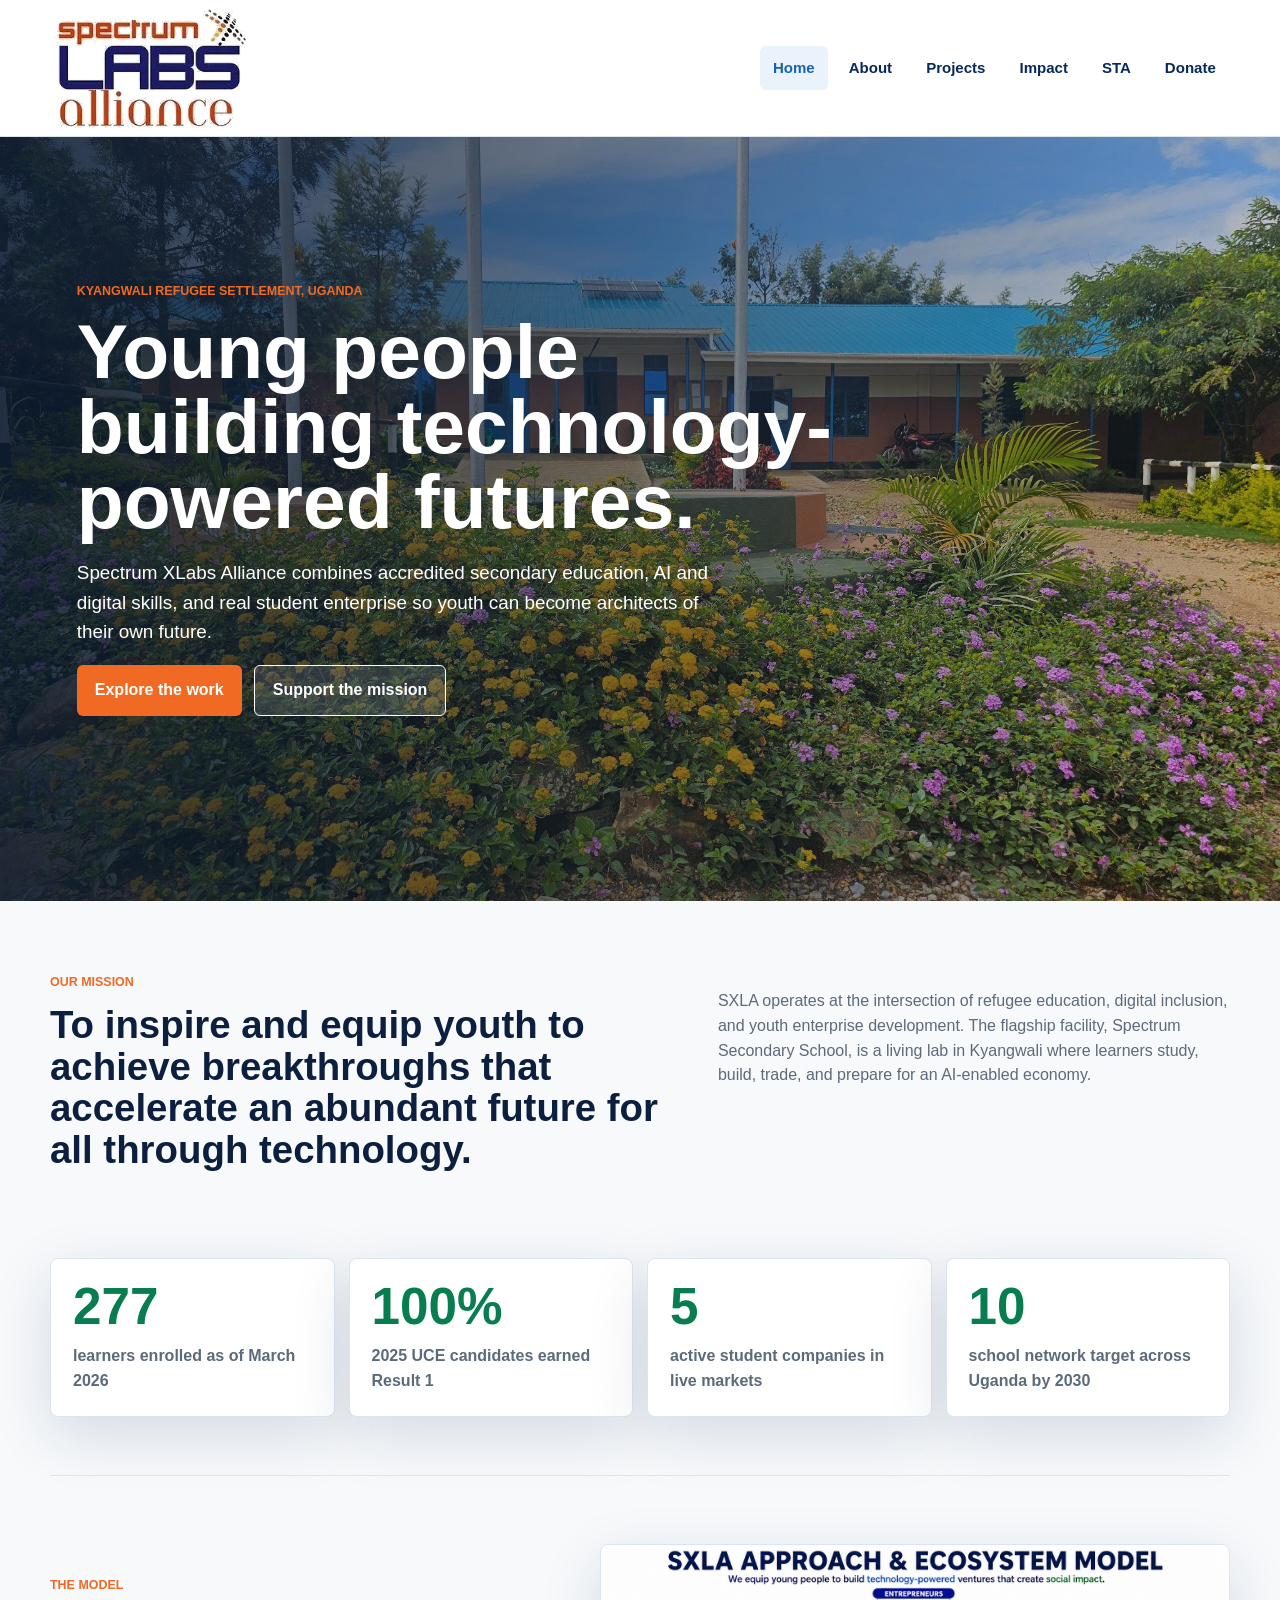
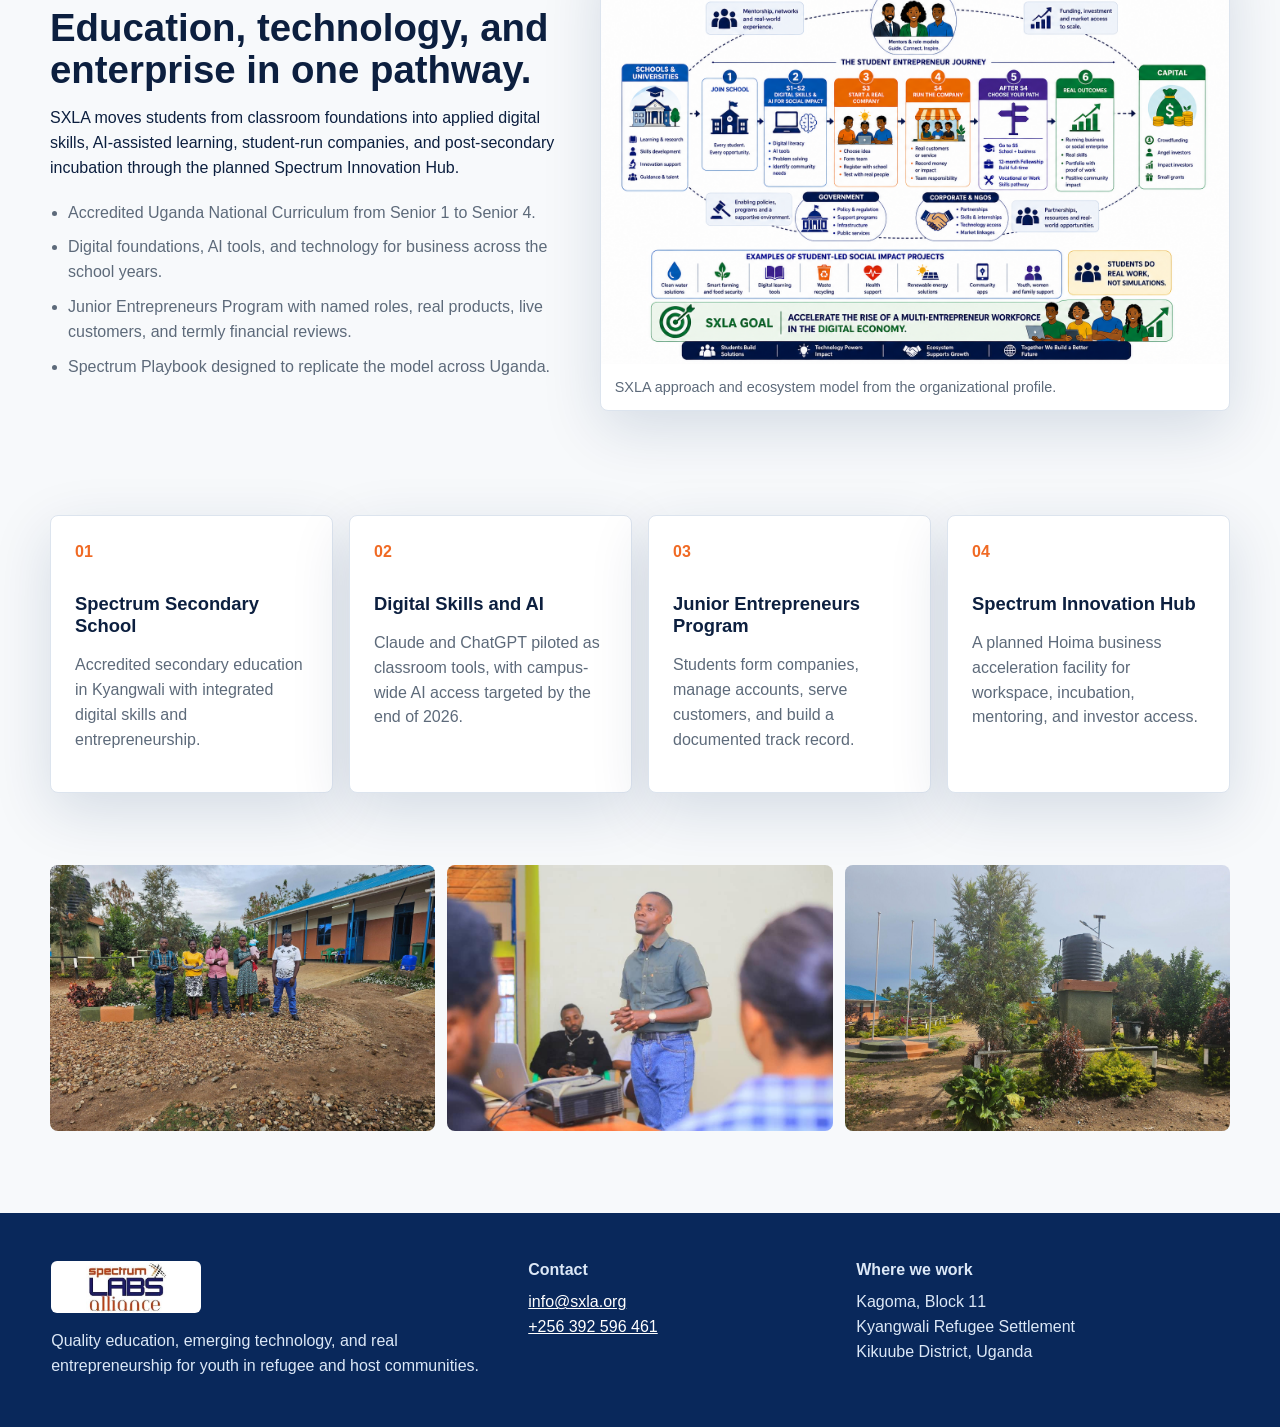
<file: index.html>
<!doctype html>
<html lang="en">
  <head>
    <meta charset="utf-8">
    <meta name="viewport" content="width=device-width, initial-scale=1">
    <title>Spectrum XLabs Alliance | Youth, technology, enterprise</title>
    <meta name="description" content="Spectrum XLabs Alliance equips youth in Uganda with secondary education, digital skills, AI tools, and real entrepreneurship pathways.">
    <link rel="canonical" href="https://sxla.org/">
    <link rel="stylesheet" href="styles.css">
  </head>
  <body>
    <header class="site-header">
      <div class="brand">
        <img src="assets/pdf-media/sxla-logo-white.png" alt="Spectrum XLabs Alliance logo">
      </div>
      <button class="nav-toggle" type="button" aria-expanded="false" aria-controls="site-nav">Menu</button>
      <nav id="site-nav" class="site-nav" aria-label="Main navigation">
        <a href="index.html">Home</a>
        <a href="about.html">About</a>
        <a href="projects.html">Projects</a>
        <a href="impact.html">Impact</a>
        <a href="sta.html">STA</a>
        <a href="donate.html">Donate</a>
      </nav>
    </header>

    <main>
      <section class="hero home-hero">
        <img src="assets/pdf-media/p01-01-ecb9fa4bb64e.jpg" alt="Spectrum Secondary School campus in Kyangwali Refugee Settlement">
        <div class="hero-copy">
          <p class="eyebrow">Kyangwali Refugee Settlement, Uganda</p>
          <h1>Young people building technology-powered futures.</h1>
          <p>Spectrum XLabs Alliance combines accredited secondary education, AI and digital skills, and real student enterprise so youth can become architects of their own future.</p>
          <div class="hero-actions">
            <a class="button primary" href="projects.html">Explore the work</a>
            <a class="button secondary" href="donate.html">Support the mission</a>
          </div>
        </div>
      </section>

      <section class="intro-band">
        <div>
          <p class="eyebrow">Our mission</p>
          <h2>To inspire and equip youth to achieve breakthroughs that accelerate an abundant future for all through technology.</h2>
        </div>
        <p>SXLA operates at the intersection of refugee education, digital inclusion, and youth enterprise development. The flagship facility, Spectrum Secondary School, is a living lab in Kyangwali where learners study, build, trade, and prepare for an AI-enabled economy.</p>
      </section>

      <section class="metrics" aria-label="SXLA impact metrics">
        <article>
          <strong>277</strong>
          <span>learners enrolled as of March 2026</span>
        </article>
        <article>
          <strong>100%</strong>
          <span>2025 UCE candidates earned Result 1</span>
        </article>
        <article>
          <strong>5</strong>
          <span>active student companies in live markets</span>
        </article>
        <article>
          <strong>10</strong>
          <span>school network target across Uganda by 2030</span>
        </article>
      </section>

      <section class="split">
        <div class="split-copy">
          <p class="eyebrow">The model</p>
          <h2>Education, technology, and enterprise in one pathway.</h2>
          <p>SXLA moves students from classroom foundations into applied digital skills, AI-assisted learning, student-run companies, and post-secondary incubation through the planned Spectrum Innovation Hub.</p>
          <ul class="check-list">
            <li>Accredited Uganda National Curriculum from Senior 1 to Senior 4.</li>
            <li>Digital foundations, AI tools, and technology for business across the school years.</li>
            <li>Junior Entrepreneurs Program with named roles, real products, live customers, and termly financial reviews.</li>
            <li>Spectrum Playbook designed to replicate the model across Uganda.</li>
          </ul>
        </div>
        <figure class="media-panel">
          <img src="assets/pdf-media/p12-03-0a8379bd3c0f.png" alt="SXLA approach and ecosystem model">
          <figcaption>SXLA approach and ecosystem model from the organizational profile.</figcaption>
        </figure>
      </section>

      <section class="feature-grid">
        <a class="feature-card" href="projects.html#school">
          <span>01</span>
          <h3>Spectrum Secondary School</h3>
          <p>Accredited secondary education in Kyangwali with integrated digital skills and entrepreneurship.</p>
        </a>
        <a class="feature-card" href="projects.html#digital">
          <span>02</span>
          <h3>Digital Skills and AI</h3>
          <p>Claude and ChatGPT piloted as classroom tools, with campus-wide AI access targeted by the end of 2026.</p>
        </a>
        <a class="feature-card" href="projects.html#jep">
          <span>03</span>
          <h3>Junior Entrepreneurs Program</h3>
          <p>Students form companies, manage accounts, serve customers, and build a documented track record.</p>
        </a>
        <a class="feature-card" href="projects.html#hub">
          <span>04</span>
          <h3>Spectrum Innovation Hub</h3>
          <p>A planned Hoima business acceleration facility for workspace, incubation, mentoring, and investor access.</p>
        </a>
      </section>

      <section class="image-strip" aria-label="Moments from SXLA">
        <img src="assets/pdf-media/p02-03-b19073003029.jpg" alt="SXLA governing board at Spectrum Secondary School">
        <img src="assets/pdf-media/p10-03-34edf41ed98e.jpg" alt="Digital skills and AI classroom session at Spectrum Secondary School">
        <img src="assets/pdf-media/p08-03-fe187b1fb115.jpg" alt="Campus infrastructure and water system at Spectrum Secondary School">
      </section>
    </main>

    <footer class="site-footer">
      <div>
        <img src="assets/pdf-media/p01-03-98a170557794.jpg" alt="Spectrum XLabs Alliance logo">
        <p>Quality education, emerging technology, and real entrepreneurship for youth in refugee and host communities.</p>
      </div>
      <div>
        <h2>Contact</h2>
        <p><a href="mailto:info@sxla.org">info@sxla.org</a><br><a href="tel:+256392596461">+256 392 596 461</a></p>
      </div>
      <div>
        <h2>Where we work</h2>
        <p>Kagoma, Block 11<br>Kyangwali Refugee Settlement<br>Kikuube District, Uganda</p>
      </div>
    </footer>

    <script src="script.js"></script>
  </body>
</html>
</file>
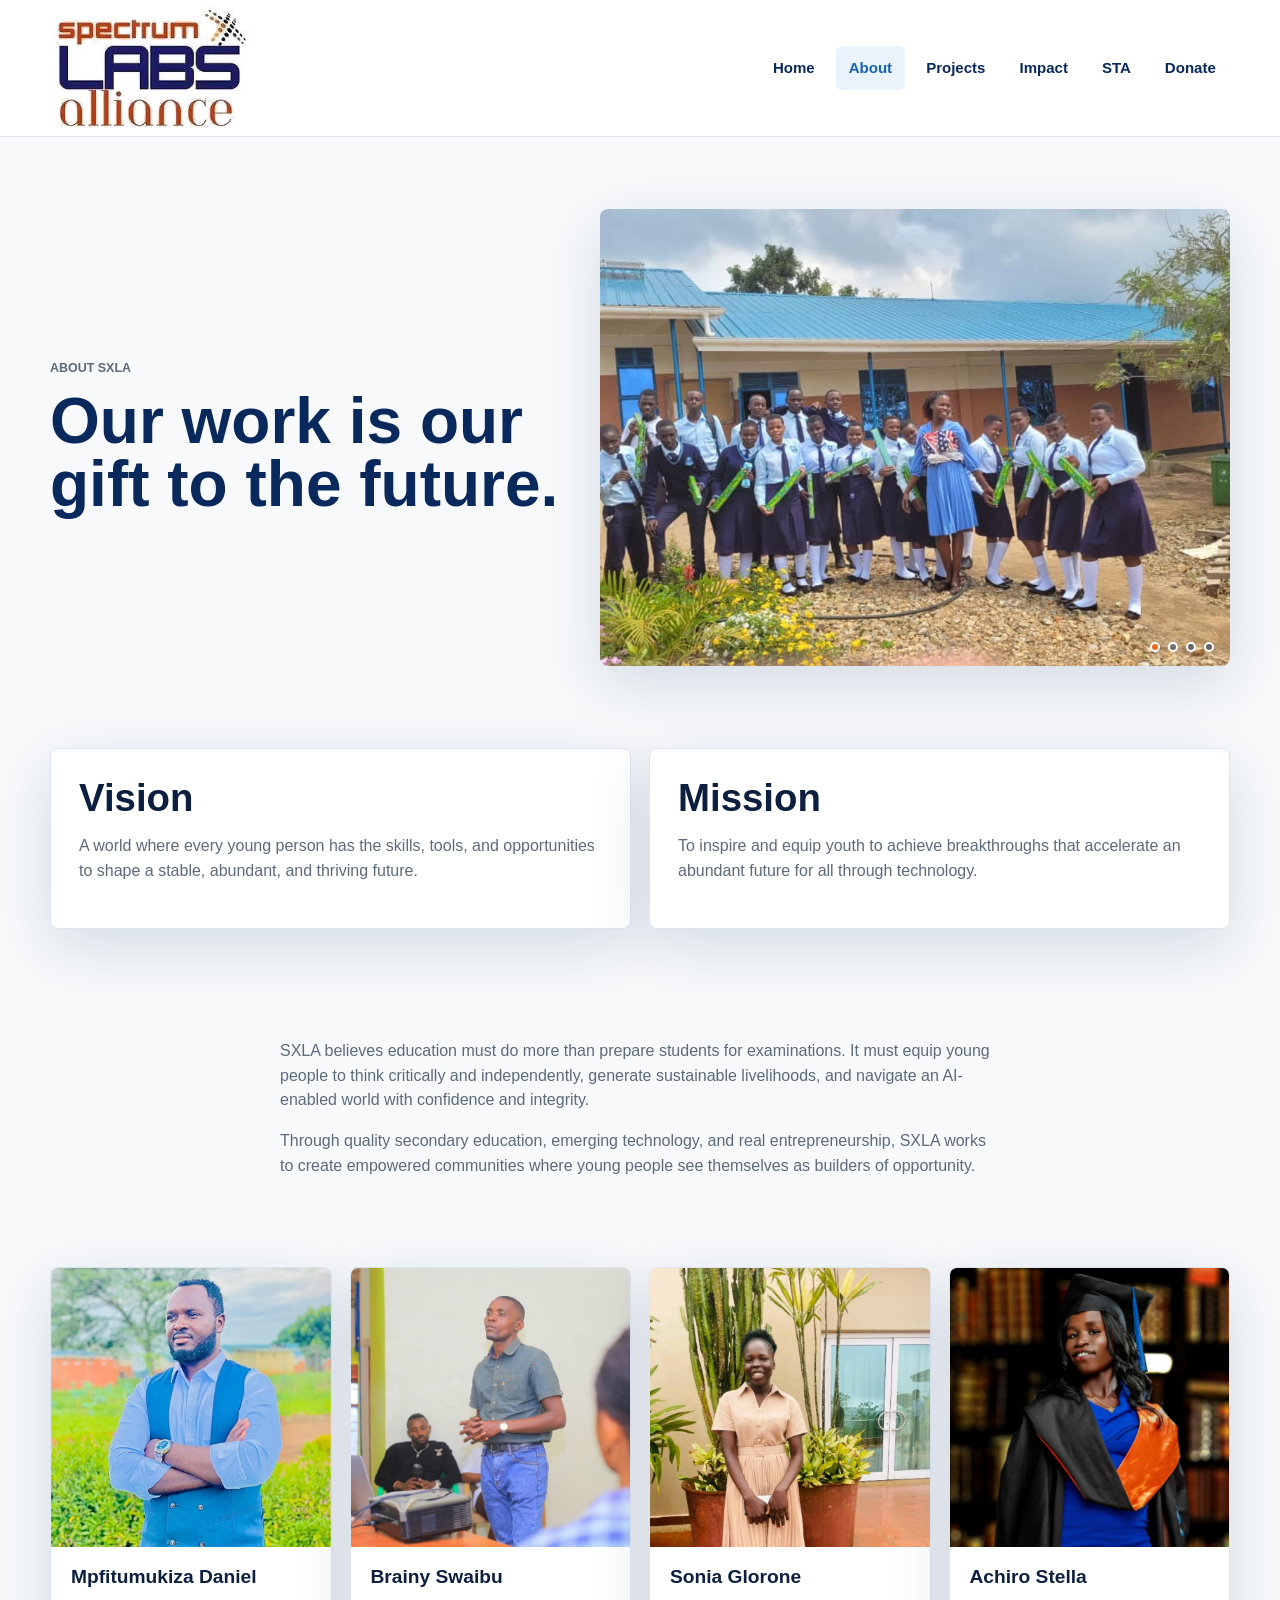
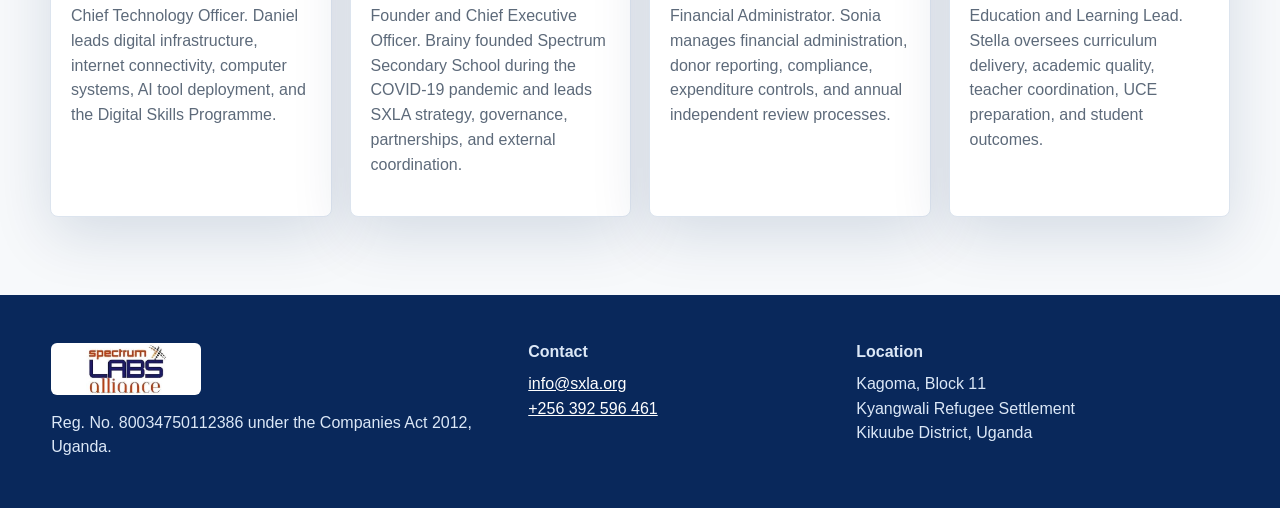
<file: about.html>
<!doctype html>
<html lang="en">
  <head>
    <meta charset="utf-8">
    <meta name="viewport" content="width=device-width, initial-scale=1">
    <title>About | Spectrum XLabs Alliance</title>
    <meta name="description" content="Learn about SXLA's vision, mission, values, team, and operating model.">
    <link rel="canonical" href="https://sxla.org/about">
    <link rel="stylesheet" href="styles.css">
  </head>
  <body>
    <header class="site-header">
      <div class="brand"><img src="assets/pdf-media/p01-03-98a170557794.jpg" alt="Spectrum XLabs Alliance logo"></div>
      <button class="nav-toggle" type="button" aria-expanded="false" aria-controls="site-nav">Menu</button>
      <nav id="site-nav" class="site-nav" aria-label="Main navigation">
        <a href="index.html">Home</a><a href="about.html">About</a><a href="projects.html">Projects</a><a href="impact.html">Impact</a><a href="sta.html">STA</a><a href="donate.html">Donate</a>
      </nav>
    </header>

    <main>
      <section class="page-hero">
        <div>
          <p class="eyebrow">About SXLA</p>
          <h1>Our work is our gift to the future.</h1>
        </div>
        <div class="hero-slideshow" aria-label="Spectrum XLabs Alliance school photos">
          <img class="is-active" src="assets/pdf-media/about-slideshow-1.jpeg" alt="Students gathered outside Spectrum Secondary School">
          <img src="assets/pdf-media/about-slideshow-2.jpeg" alt="Students listening during a school gathering">
          <img src="assets/pdf-media/about-slideshow-3.jpeg" alt="Families and students outside Spectrum Secondary School">
          <img src="assets/pdf-media/about-slideshow-4.jpeg" alt="Students learning inside a classroom">
          <div class="slideshow-dots" aria-hidden="true">
            <button class="is-active" type="button" aria-label="Show slide 1"></button>
            <button type="button" aria-label="Show slide 2"></button>
            <button type="button" aria-label="Show slide 3"></button>
            <button type="button" aria-label="Show slide 4"></button>
          </div>
        </div>
      </section>

      <section class="two-column">
        <article>
          <h2>Vision</h2>
          <p>A world where every young person has the skills, tools, and opportunities to shape a stable, abundant, and thriving future.</p>
        </article>
        <article>
          <h2>Mission</h2>
          <p>To inspire and equip youth to achieve breakthroughs that accelerate an abundant future for all through technology.</p>
        </article>
      </section>

      <section class="content-section narrow">
        <p>SXLA believes education must do more than prepare students for examinations. It must equip young people to think critically and independently, generate sustainable livelihoods, and navigate an AI-enabled world with confidence and integrity.</p>
        <p>Through quality secondary education, emerging technology, and real entrepreneurship, SXLA works to create empowered communities where young people see themselves as builders of opportunity.</p>
      </section>

      <section class="team-grid">
        <article>
          <img src="assets/pdf-media/p05-04-04e883e49c93.jpg" alt="Brainy Swaibu">
          <h2>Mpfitumukiza Daniel</h2>
          <p>Chief Technology Officer. Daniel leads digital infrastructure, internet connectivity, computer systems, AI tool deployment, and the Digital Skills Programme.</p>
        </article>
        <article>
          <img src="assets/pdf-media/p10-03-34edf41ed98e.jpg" alt="Technology training session">
          <h2>Brainy Swaibu</h2>
          <p>Founder and Chief Executive Officer. Brainy founded Spectrum Secondary School during the COVID-19 pandemic and leads SXLA strategy, governance, partnerships, and external coordination.</p>
        </article>
        <article>
          <img src="assets/pdf-media/p06-03-ccb90b292bde.png" alt="SXLA education leader">
          <h2>Sonia Glorone</h2>
          <p>Financial Administrator. Sonia manages financial administration, donor reporting, compliance, expenditure controls, and annual independent review processes.</p>
        </article>
        <article>
          <img src="assets/pdf-media/p05-05-4aaaf4a918c6.png" alt="SXLA financial administration portrait">
          <h2>Achiro Stella</h2>
          <p>Education and Learning Lead. Stella oversees curriculum delivery, academic quality, teacher coordination, UCE preparation, and student outcomes.</p>
        </article>
      </section>
    </main>

    <footer class="site-footer">
      <div><img src="assets/pdf-media/p01-03-98a170557794.jpg" alt="Spectrum XLabs Alliance logo"><p>Reg. No. 80034750112386 under the Companies Act 2012, Uganda.</p></div>
      <div><h2>Contact</h2><p><a href="mailto:info@sxla.org">info@sxla.org</a><br><a href="tel:+256392596461">+256 392 596 461</a></p></div>
      <div><h2>Location</h2><p>Kagoma, Block 11<br>Kyangwali Refugee Settlement<br>Kikuube District, Uganda</p></div>
    </footer>
    <script src="script.js"></script>
  </body>
</html>
</file>
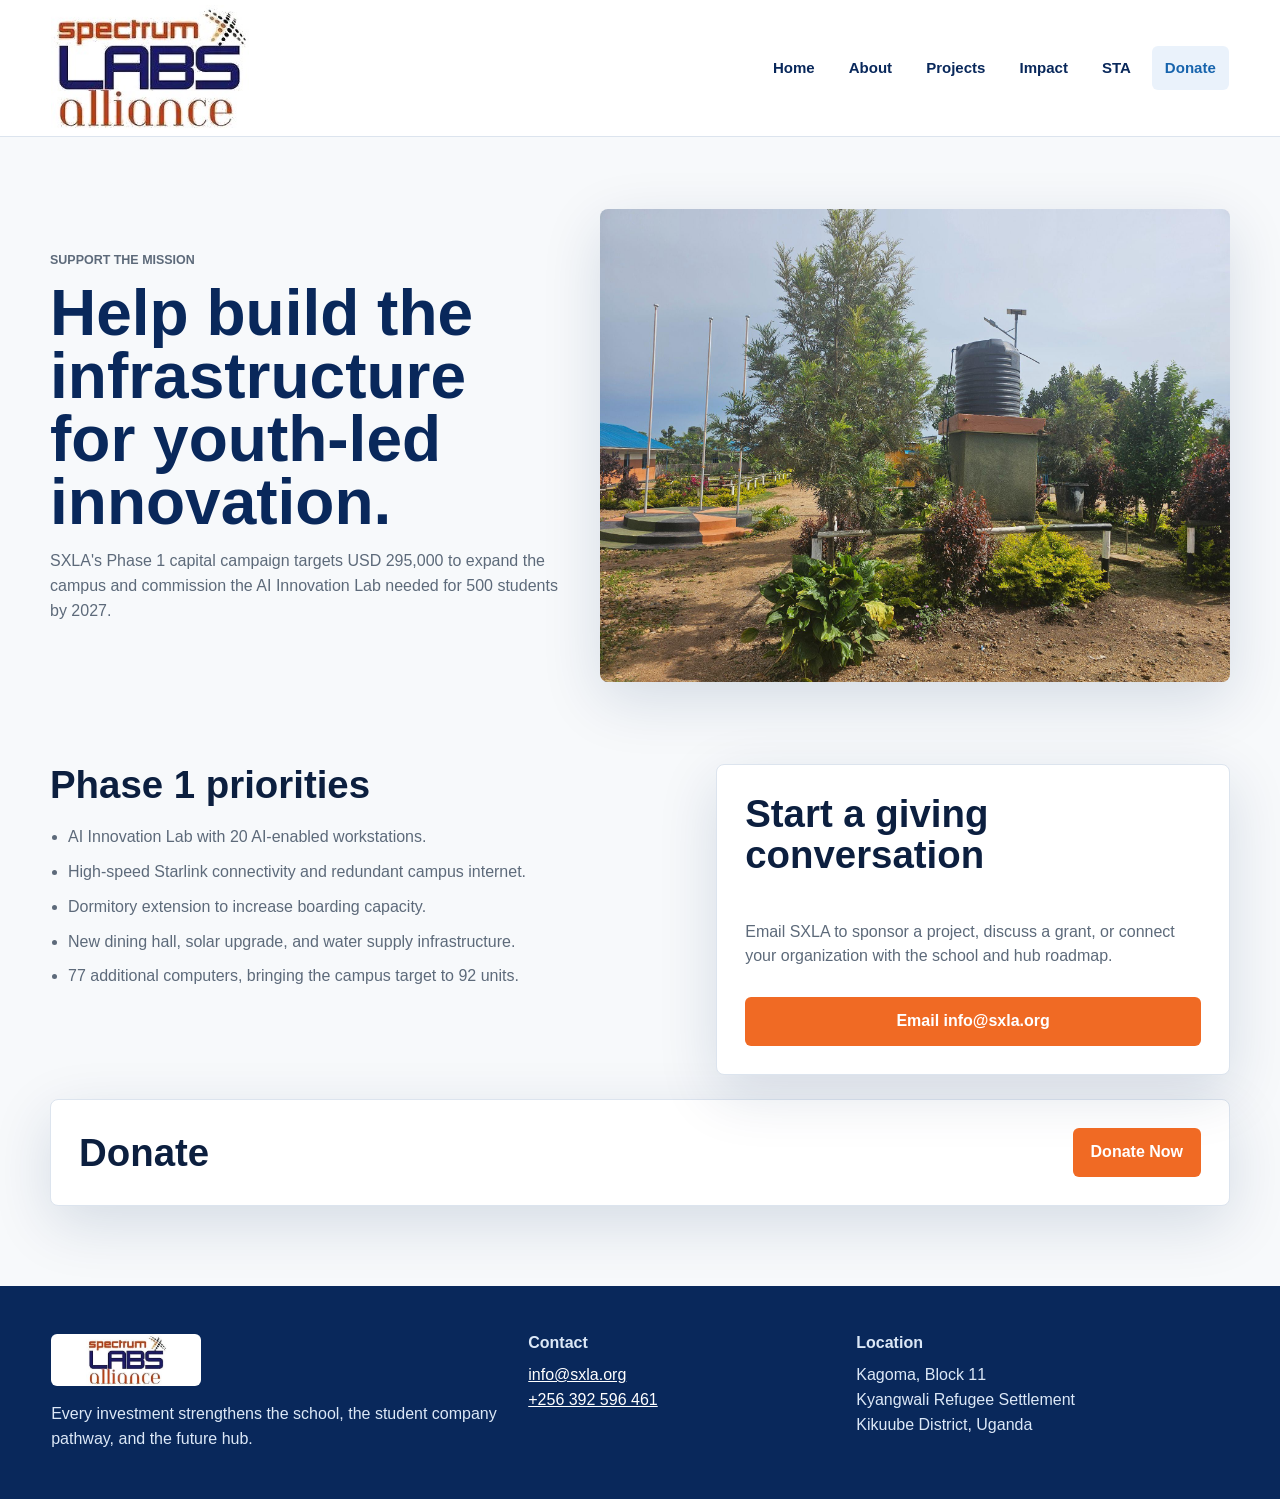
<file: donate.html>
<!doctype html>
<html lang="en">
  <head>
    <meta charset="utf-8">
    <meta name="viewport" content="width=device-width, initial-scale=1">
    <title>Donate | Spectrum XLabs Alliance</title>
    <meta name="description" content="Support SXLA's Phase 1 infrastructure campaign and youth technology education in Uganda.">
    <link rel="canonical" href="https://sxla.org/donate">
    <link rel="stylesheet" href="styles.css">
  </head>
  <body>
    <header class="site-header">
      <div class="brand"><img src="assets/pdf-media/p01-03-98a170557794.jpg" alt="Spectrum XLabs Alliance logo"></div>
      <button class="nav-toggle" type="button" aria-expanded="false" aria-controls="site-nav">Menu</button>
      <nav id="site-nav" class="site-nav" aria-label="Main navigation">
        <a href="index.html">Home</a><a href="about.html">About</a><a href="projects.html">Projects</a><a href="impact.html">Impact</a><a href="sta.html">STA</a><a href="donate.html">Donate</a>
      </nav>
    </header>

    <main>
      <section class="page-hero">
        <div>
          <p class="eyebrow">Support the mission</p>
          <h1>Help build the infrastructure for youth-led innovation.</h1>
          <p>SXLA's Phase 1 capital campaign targets USD 295,000 to expand the campus and commission the AI Innovation Lab needed for 500 students by 2027.</p>
        </div>
        <img src="assets/pdf-media/p08-03-fe187b1fb115.jpg" alt="Spectrum Secondary School campus infrastructure">
      </section>

      <section class="donation-layout">
        <div>
          <h2>Phase 1 priorities</h2>
          <ul class="check-list">
            <li>AI Innovation Lab with 20 AI-enabled workstations.</li>
            <li>High-speed Starlink connectivity and redundant campus internet.</li>
            <li>Dormitory extension to increase boarding capacity.</li>
            <li>New dining hall, solar upgrade, and water supply infrastructure.</li>
            <li>77 additional computers, bringing the campus target to 92 units.</li>
          </ul>
        </div>
        <aside class="donate-box">
          <h2>Start a giving conversation</h2>
          <p>Email SXLA to sponsor a project, discuss a grant, or connect your organization with the school and hub roadmap.</p>
          <a class="button primary" href="mailto:info@sxla.org?subject=SXLA%20project%20support">Email info@sxla.org</a>
        </aside>
      </section>

      <section class="donation-panel">
        <h2>Donate</h2>
        <a class="button primary" href="https://www.spectrumtechlabsalliance.org/donate">Donate Now</a>
      </section>
    </main>

    <footer class="site-footer">
      <div><img src="assets/pdf-media/p01-03-98a170557794.jpg" alt="Spectrum XLabs Alliance logo"><p>Every investment strengthens the school, the student company pathway, and the future hub.</p></div>
      <div><h2>Contact</h2><p><a href="mailto:info@sxla.org">info@sxla.org</a><br><a href="tel:+256392596461">+256 392 596 461</a></p></div>
      <div><h2>Location</h2><p>Kagoma, Block 11<br>Kyangwali Refugee Settlement<br>Kikuube District, Uganda</p></div>
    </footer>
    <script src="script.js"></script>
  </body>
</html>
</file>
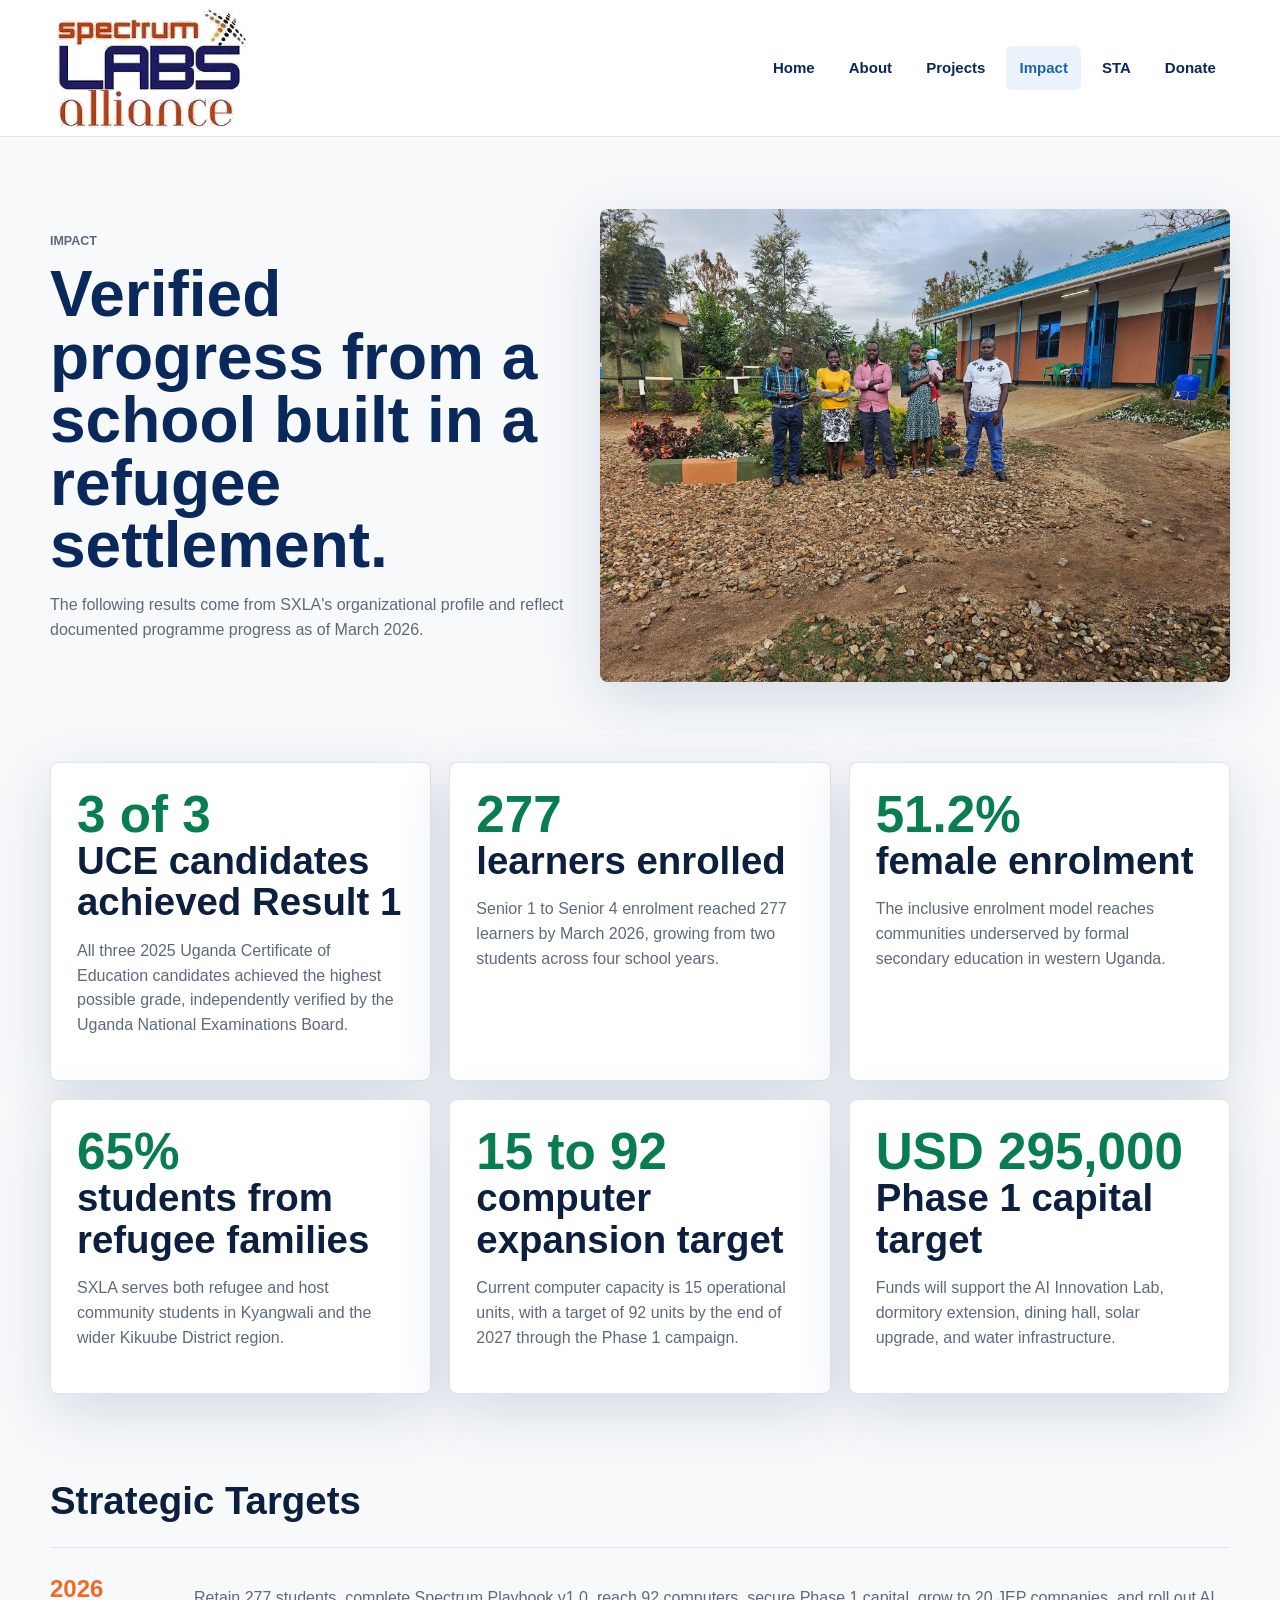
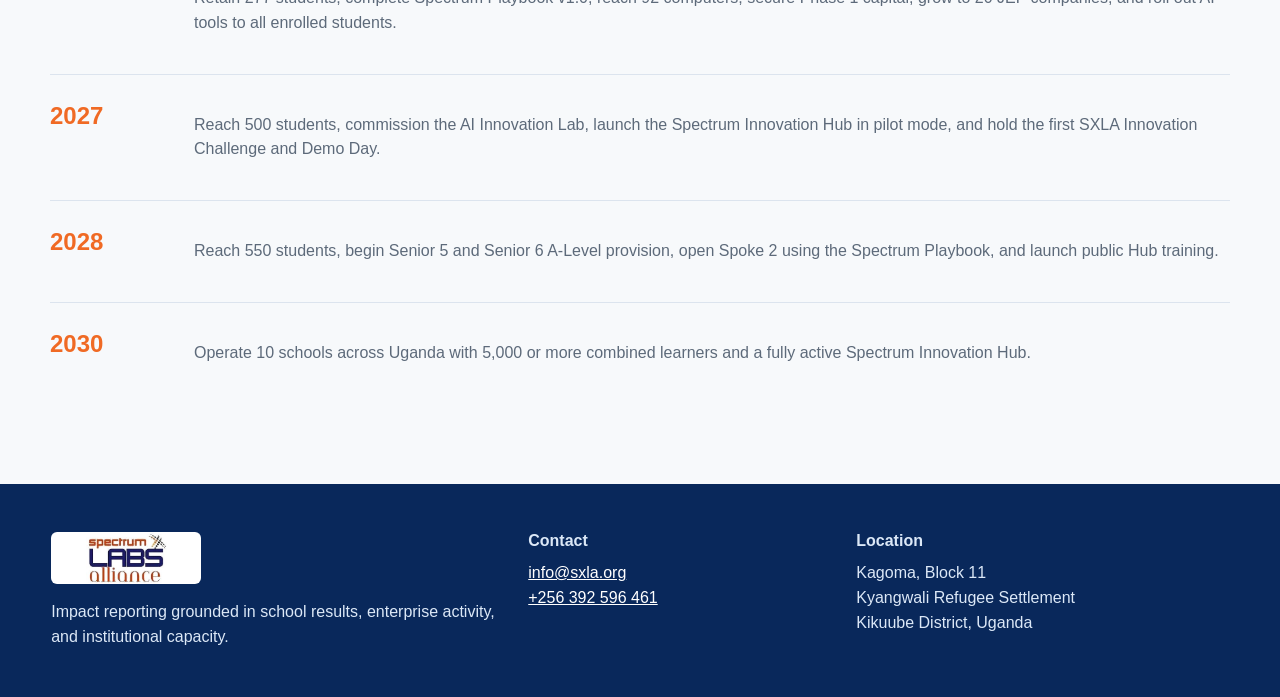
<file: impact.html>
<!doctype html>
<html lang="en">
  <head>
    <meta charset="utf-8">
    <meta name="viewport" content="width=device-width, initial-scale=1">
    <title>Impact | Spectrum XLabs Alliance</title>
    <meta name="description" content="SXLA programme results, institutional milestones, and strategic targets.">
    <link rel="canonical" href="https://sxla.org/impact">
    <link rel="stylesheet" href="styles.css">
  </head>
  <body>
    <header class="site-header">
      <div class="brand"><img src="assets/pdf-media/sxla-logo-white.png" alt="Spectrum XLabs Alliance logo"></div>
      <button class="nav-toggle" type="button" aria-expanded="false" aria-controls="site-nav">Menu</button>
      <nav id="site-nav" class="site-nav" aria-label="Main navigation">
        <a href="index.html">Home</a><a href="about.html">About</a><a href="projects.html">Projects</a><a href="impact.html">Impact</a><a href="sta.html">STA</a><a href="donate.html">Donate</a>
      </nav>
    </header>

    <main>
      <section class="page-hero">
        <div>
          <p class="eyebrow">Impact</p>
          <h1>Verified progress from a school built in a refugee settlement.</h1>
          <p>The following results come from SXLA's organizational profile and reflect documented programme progress as of March 2026.</p>
        </div>
        <img src="assets/pdf-media/p02-03-b19073003029.jpg" alt="SXLA board at Spectrum Secondary School">
      </section>

      <section class="impact-list">
        <article><strong>3 of 3</strong><h2>UCE candidates achieved Result 1</h2><p>All three 2025 Uganda Certificate of Education candidates achieved the highest possible grade, independently verified by the Uganda National Examinations Board.</p></article>
        <article><strong>277</strong><h2>learners enrolled</h2><p>Senior 1 to Senior 4 enrolment reached 277 learners by March 2026, growing from two students across four school years.</p></article>
        <article><strong>51.2%</strong><h2>female enrolment</h2><p>The inclusive enrolment model reaches communities underserved by formal secondary education in western Uganda.</p></article>
        <article><strong>65%</strong><h2>students from refugee families</h2><p>SXLA serves both refugee and host community students in Kyangwali and the wider Kikuube District region.</p></article>
        <article><strong>15 to 92</strong><h2>computer expansion target</h2><p>Current computer capacity is 15 operational units, with a target of 92 units by the end of 2027 through the Phase 1 campaign.</p></article>
        <article><strong>USD 295,000</strong><h2>Phase 1 capital target</h2><p>Funds will support the AI Innovation Lab, dormitory extension, dining hall, solar upgrade, and water infrastructure.</p></article>
      </section>

      <section class="timeline">
        <h2>Strategic Targets</h2>
        <article><span>2026</span><p>Retain 277 students, complete Spectrum Playbook v1.0, reach 92 computers, secure Phase 1 capital, grow to 20 JEP companies, and roll out AI tools to all enrolled students.</p></article>
        <article><span>2027</span><p>Reach 500 students, commission the AI Innovation Lab, launch the Spectrum Innovation Hub in pilot mode, and hold the first SXLA Innovation Challenge and Demo Day.</p></article>
        <article><span>2028</span><p>Reach 550 students, begin Senior 5 and Senior 6 A-Level provision, open Spoke 2 using the Spectrum Playbook, and launch public Hub training.</p></article>
        <article><span>2030</span><p>Operate 10 schools across Uganda with 5,000 or more combined learners and a fully active Spectrum Innovation Hub.</p></article>
      </section>
    </main>

    <footer class="site-footer">
      <div><img src="assets/pdf-media/p01-03-98a170557794.jpg" alt="Spectrum XLabs Alliance logo"><p>Impact reporting grounded in school results, enterprise activity, and institutional capacity.</p></div>
      <div><h2>Contact</h2><p><a href="mailto:info@sxla.org">info@sxla.org</a><br><a href="tel:+256392596461">+256 392 596 461</a></p></div>
      <div><h2>Location</h2><p>Kagoma, Block 11<br>Kyangwali Refugee Settlement<br>Kikuube District, Uganda</p></div>
    </footer>
    <script src="script.js"></script>
  </body>
</html>
</file>
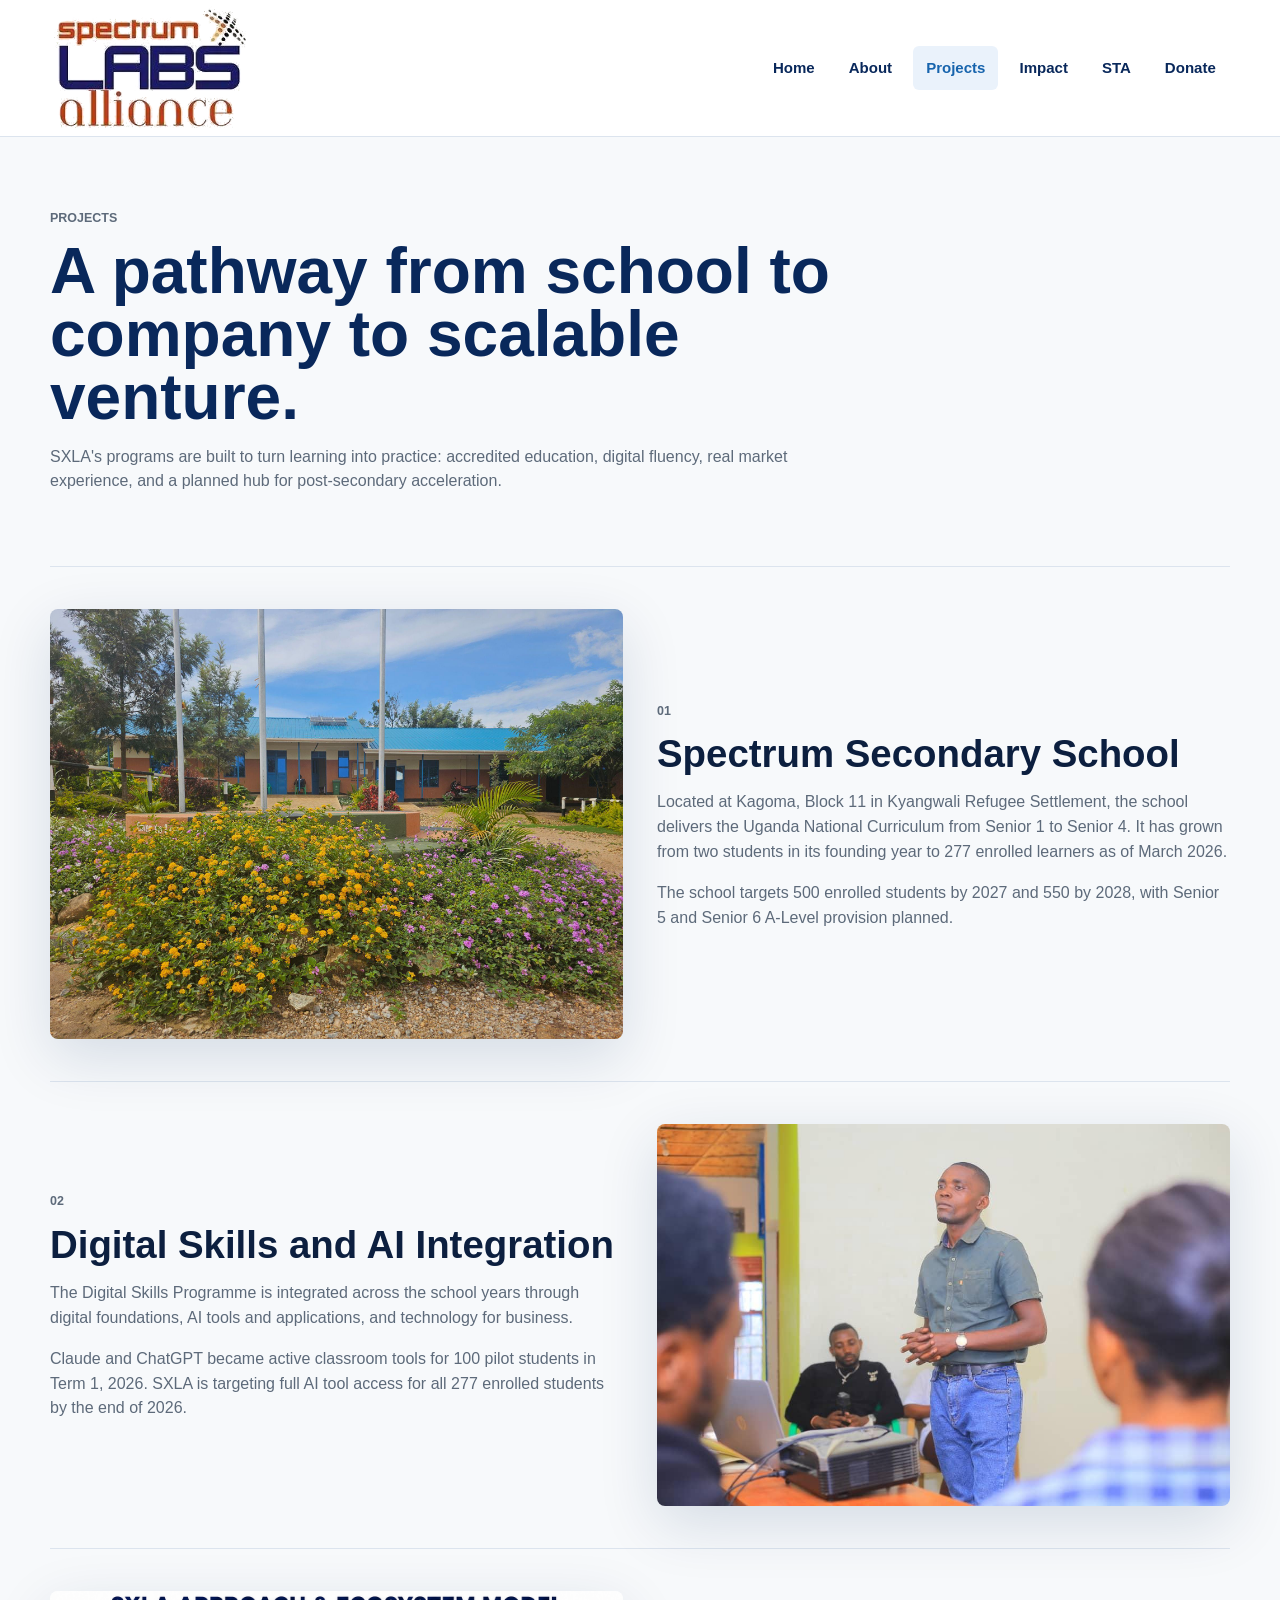
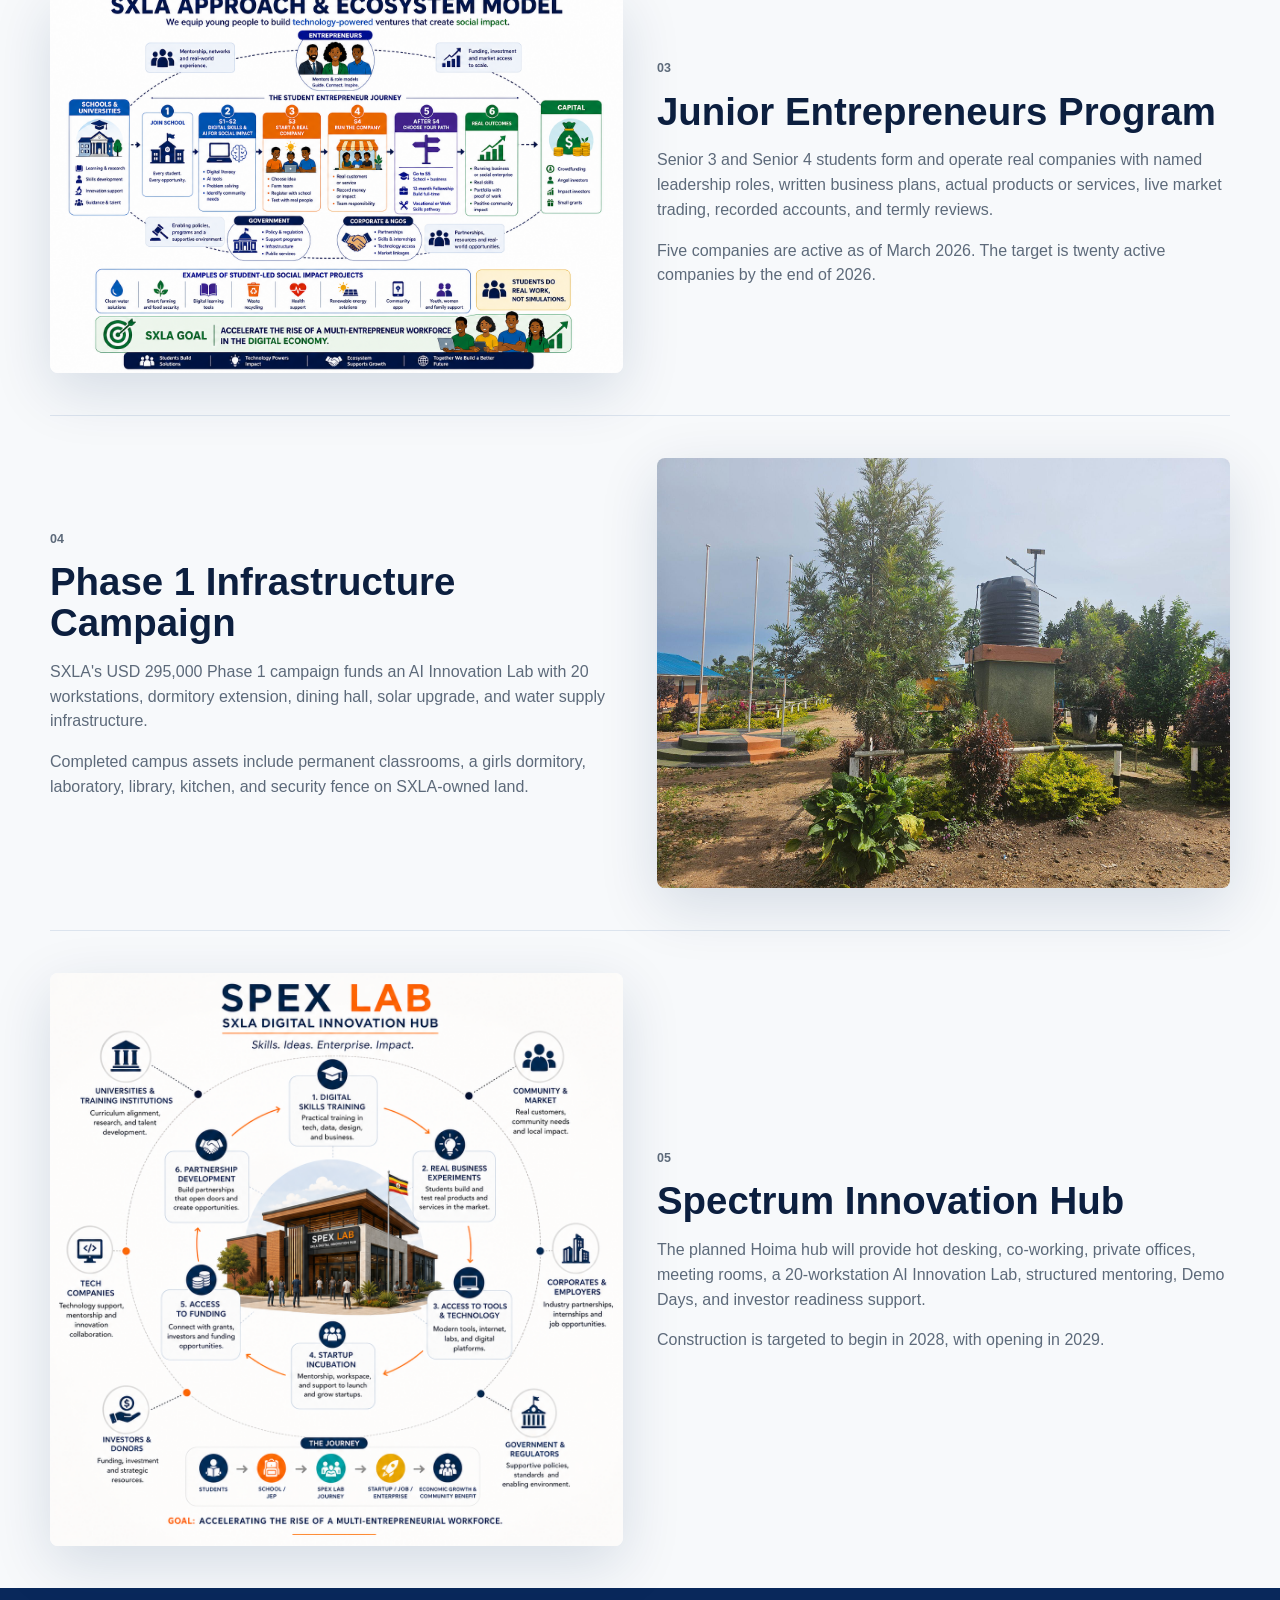
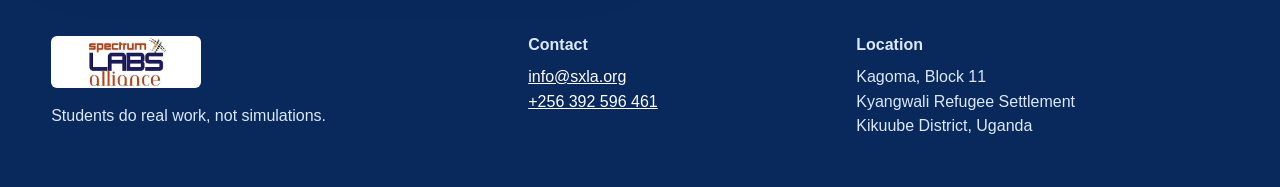
<file: projects.html>
<!doctype html>
<html lang="en">
  <head>
    <meta charset="utf-8">
    <meta name="viewport" content="width=device-width, initial-scale=1">
    <title>Projects | Spectrum XLabs Alliance</title>
    <meta name="description" content="Explore SXLA's school, digital skills, AI, Junior Entrepreneurs Program, infrastructure campaign, and planned Innovation Hub.">
    <link rel="canonical" href="https://sxla.org/projects">
    <link rel="stylesheet" href="styles.css">
  </head>
  <body>
    <header class="site-header">
      <div class="brand"><img src="assets/pdf-media/sxla-logo-white.png" alt="Spectrum XLabs Alliance logo"></div>
      <button class="nav-toggle" type="button" aria-expanded="false" aria-controls="site-nav">Menu</button>
      <nav id="site-nav" class="site-nav" aria-label="Main navigation">
        <a href="index.html">Home</a><a href="about.html">About</a><a href="projects.html">Projects</a><a href="impact.html">Impact</a><a href="sta.html">STA</a><a href="donate.html">Donate</a>
      </nav>
    </header>

    <main>
      <section class="page-hero text-only">
        <div>
          <p class="eyebrow">Projects</p>
          <h1>A pathway from school to company to scalable venture.</h1>
          <p>SXLA's programs are built to turn learning into practice: accredited education, digital fluency, real market experience, and a planned hub for post-secondary acceleration.</p>
        </div>
      </section>

      <section id="school" class="project-row">
        <img src="assets/pdf-media/p01-01-ecb9fa4bb64e.jpg" alt="Spectrum Secondary School campus">
        <div>
          <p class="eyebrow">01</p>
          <h2>Spectrum Secondary School</h2>
          <p>Located at Kagoma, Block 11 in Kyangwali Refugee Settlement, the school delivers the Uganda National Curriculum from Senior 1 to Senior 4. It has grown from two students in its founding year to 277 enrolled learners as of March 2026.</p>
          <p>The school targets 500 enrolled students by 2027 and 550 by 2028, with Senior 5 and Senior 6 A-Level provision planned.</p>
        </div>
      </section>

      <section id="digital" class="project-row reverse">
        <img src="assets/pdf-media/p10-03-34edf41ed98e.jpg" alt="AI and digital skills session">
        <div>
          <p class="eyebrow">02</p>
          <h2>Digital Skills and AI Integration</h2>
          <p>The Digital Skills Programme is integrated across the school years through digital foundations, AI tools and applications, and technology for business.</p>
          <p>Claude and ChatGPT became active classroom tools for 100 pilot students in Term 1, 2026. SXLA is targeting full AI tool access for all 277 enrolled students by the end of 2026.</p>
        </div>
      </section>

      <section id="jep" class="project-row">
        <img class="project-diagram" src="assets/pdf-media/p12-03-0a8379bd3c0f.png" alt="Student entrepreneur journey model">
        <div>
          <p class="eyebrow">03</p>
          <h2>Junior Entrepreneurs Program</h2>
          <p>Senior 3 and Senior 4 students form and operate real companies with named leadership roles, written business plans, actual products or services, live market trading, recorded accounts, and termly reviews.</p>
          <p>Five companies are active as of March 2026. The target is twenty active companies by the end of 2026.</p>
        </div>
      </section>

      <section id="infrastructure" class="project-row reverse">
        <img src="assets/pdf-media/p08-03-fe187b1fb115.jpg" alt="Campus water and solar infrastructure">
        <div>
          <p class="eyebrow">04</p>
          <h2>Phase 1 Infrastructure Campaign</h2>
          <p>SXLA's USD 295,000 Phase 1 campaign funds an AI Innovation Lab with 20 workstations, dormitory extension, dining hall, solar upgrade, and water supply infrastructure.</p>
          <p>Completed campus assets include permanent classrooms, a girls dormitory, laboratory, library, kitchen, and security fence on SXLA-owned land.</p>
        </div>
      </section>

      <section id="hub" class="project-row">
        <img class="project-diagram" src="assets/pdf-media/p14-03-1cddcfb7ca23.png" alt="Spectrum Innovation Hub model">
        <div>
          <p class="eyebrow">05</p>
          <h2>Spectrum Innovation Hub</h2>
          <p>The planned Hoima hub will provide hot desking, co-working, private offices, meeting rooms, a 20-workstation AI Innovation Lab, structured mentoring, Demo Days, and investor readiness support.</p>
          <p>Construction is targeted to begin in 2028, with opening in 2029.</p>
        </div>
      </section>
    </main>

    <footer class="site-footer">
      <div><img src="assets/pdf-media/p01-03-98a170557794.jpg" alt="Spectrum XLabs Alliance logo"><p>Students do real work, not simulations.</p></div>
      <div><h2>Contact</h2><p><a href="mailto:info@sxla.org">info@sxla.org</a><br><a href="tel:+256392596461">+256 392 596 461</a></p></div>
      <div><h2>Location</h2><p>Kagoma, Block 11<br>Kyangwali Refugee Settlement<br>Kikuube District, Uganda</p></div>
    </footer>
    <script src="script.js"></script>
  </body>
</html>
</file>
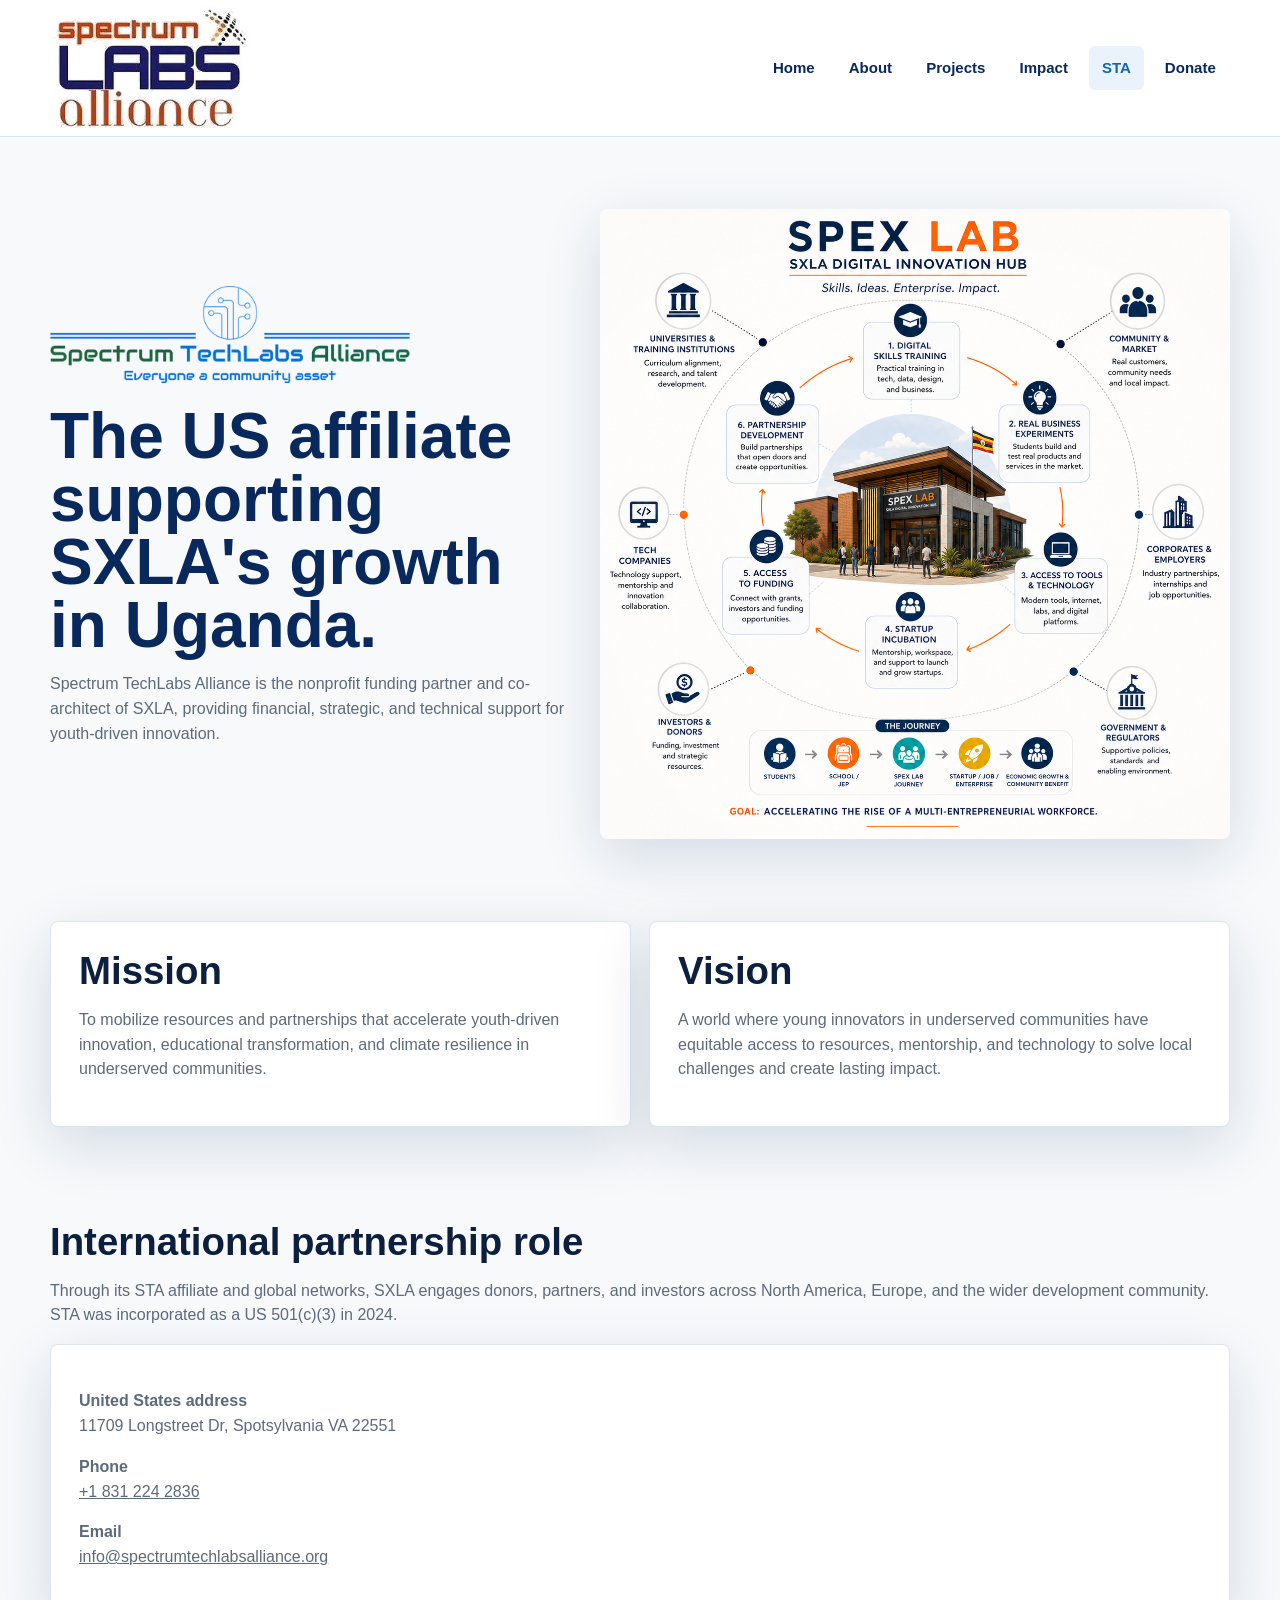
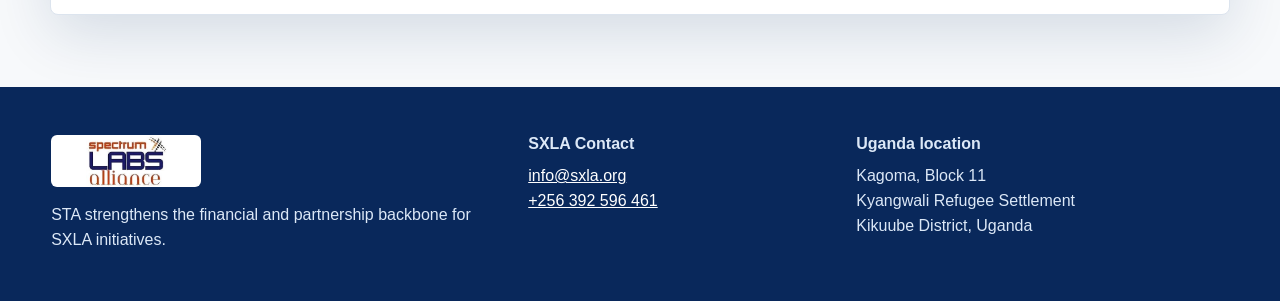
<file: sta.html>
<!doctype html>
<html lang="en">
  <head>
    <meta charset="utf-8">
    <meta name="viewport" content="width=device-width, initial-scale=1">
    <title>STA | Spectrum XLabs Alliance</title>
    <meta name="description" content="Spectrum TechLabs Alliance is SXLA's US nonprofit affiliate and international funding partner.">
    <link rel="canonical" href="https://sxla.org/sta">
    <link rel="stylesheet" href="styles.css">
  </head>
  <body>
    <header class="site-header">
      <div class="brand"><img src="assets/pdf-media/p01-03-98a170557794.jpg" alt="Spectrum XLabs Alliance logo"></div>
      <button class="nav-toggle" type="button" aria-expanded="false" aria-controls="site-nav">Menu</button>
      <nav id="site-nav" class="site-nav" aria-label="Main navigation">
        <a href="index.html">Home</a><a href="about.html">About</a><a href="projects.html">Projects</a><a href="impact.html">Impact</a><a href="sta.html">STA</a><a href="donate.html">Donate</a>
      </nav>
    </header>

    <main>
      <section class="page-hero">
        <div>
          <img class="sta-logo-lockup" src="assets/pdf-media/STA%20logo.avif" alt="Spectrum TechLabs Alliance">
          <h1>The US affiliate supporting SXLA's growth in Uganda.</h1>
          <p>Spectrum TechLabs Alliance is the nonprofit funding partner and co-architect of SXLA, providing financial, strategic, and technical support for youth-driven innovation.</p>
        </div>
        <img class="sta-hero-graphic" src="assets/pdf-media/p14-03-1cddcfb7ca23.png" alt="SPEX Lab model">
      </section>

      <section class="two-column">
        <article>
          <h2>Mission</h2>
          <p>To mobilize resources and partnerships that accelerate youth-driven innovation, educational transformation, and climate resilience in underserved communities.</p>
        </article>
        <article>
          <h2>Vision</h2>
          <p>A world where young innovators in underserved communities have equitable access to resources, mentorship, and technology to solve local challenges and create lasting impact.</p>
        </article>
      </section>

      <section class="content-section">
        <h2>International partnership role</h2>
        <p>Through its STA affiliate and global networks, SXLA engages donors, partners, and investors across North America, Europe, and the wider development community. STA was incorporated as a US 501(c)(3) in 2024.</p>
        <div class="contact-card">
          <p><strong>United States address</strong><br>11709 Longstreet Dr, Spotsylvania VA 22551</p>
          <p><strong>Phone</strong><br><a href="tel:+18312242836">+1 831 224 2836</a></p>
          <p><strong>Email</strong><br><a href="mailto:info@spectrumtechlabsalliance.org">info@spectrumtechlabsalliance.org</a></p>
        </div>
      </section>
    </main>

    <footer class="site-footer">
      <div><img src="assets/pdf-media/p01-03-98a170557794.jpg" alt="Spectrum XLabs Alliance logo"><p>STA strengthens the financial and partnership backbone for SXLA initiatives.</p></div>
      <div><h2>SXLA Contact</h2><p><a href="mailto:info@sxla.org">info@sxla.org</a><br><a href="tel:+256392596461">+256 392 596 461</a></p></div>
      <div><h2>Uganda location</h2><p>Kagoma, Block 11<br>Kyangwali Refugee Settlement<br>Kikuube District, Uganda</p></div>
    </footer>
    <script src="script.js"></script>
  </body>
</html>
</file>
<file: styles.css>
:root {
  --ink: #0c1f3f;
  --navy: #09285b;
  --blue: #1764ad;
  --orange: #f06a24;
  --green: #087d4f;
  --paper: #f7f9fb;
  --line: #dce4ee;
  --muted: #5d6a7a;
  --white: #ffffff;
  --shadow: 0 18px 60px rgba(9, 40, 91, 0.14);
}

* {
  box-sizing: border-box;
}

body {
  margin: 0;
  color: var(--ink);
  font-family: Arial, Helvetica, sans-serif;
  background: var(--paper);
  line-height: 1.55;
}

img {
  display: block;
  max-width: 100%;
}

a {
  color: inherit;
}

.site-header {
  position: sticky;
  top: 0;
  z-index: 20;
  display: flex;
  align-items: center;
  justify-content: space-between;
  gap: 24px;
  min-height: 136px;
  padding: 4px clamp(18px, 4vw, 56px);
  background: var(--white);
  border-bottom: 1px solid var(--line);
  backdrop-filter: blur(12px);
}

.brand {
  flex: 0 0 auto;
}

.brand img {
  width: 198px;
  height: 128px;
  object-fit: contain;
}

.site-nav {
  display: flex;
  align-items: center;
  gap: 8px;
}

.site-nav a {
  padding: 10px 13px;
  border-radius: 6px;
  color: var(--navy);
  font-size: 0.94rem;
  font-weight: 700;
  text-decoration: none;
}

.site-nav a:hover,
.site-nav a.is-active {
  background: #eaf2fb;
  color: var(--blue);
}

.nav-toggle {
  display: none;
  border: 1px solid var(--line);
  border-radius: 6px;
  background: var(--white);
  color: var(--navy);
  font-weight: 700;
  padding: 9px 12px;
}

.hero,
.page-hero,
.intro-band,
.split,
.feature-grid,
.metrics,
.image-strip,
.two-column,
.content-section,
.team-grid,
.project-row,
.impact-list,
.timeline,
.donation-layout,
.donation-panel,
.contact-grid {
  width: min(1180px, calc(100% - 36px));
  margin: 0 auto;
}

.home-hero {
  position: relative;
  width: 100%;
  min-height: calc(100vh - 136px);
  overflow: hidden;
  background: #0b2241;
}

.home-hero > img {
  position: absolute;
  inset: 0;
  width: 100%;
  height: 100%;
  object-fit: cover;
}

.home-hero::after {
  content: "";
  position: absolute;
  inset: 0;
  background: linear-gradient(90deg, rgba(7, 23, 45, 0.84), rgba(7, 23, 45, 0.46) 52%, rgba(7, 23, 45, 0.08));
}

.hero-copy {
  position: relative;
  z-index: 1;
  display: flex;
  min-height: calc(100vh - 136px);
  width: min(760px, calc(100% - 36px));
  margin-left: clamp(18px, 6vw, 84px);
  flex-direction: column;
  justify-content: center;
  padding: 70px 0 110px;
  color: var(--white);
}

.eyebrow {
  margin: 0 0 12px;
  color: var(--orange);
  font-size: 0.78rem;
  font-weight: 800;
  letter-spacing: 0;
  text-transform: uppercase;
}

h1,
h2,
h3,
p {
  overflow-wrap: anywhere;
}

h1 {
  margin: 0;
  font-size: clamp(2.4rem, 6vw, 5.8rem);
  line-height: 0.98;
  letter-spacing: 0;
}

h2 {
  margin: 0 0 16px;
  font-size: clamp(1.55rem, 3vw, 2.55rem);
  line-height: 1.08;
  letter-spacing: 0;
}

h3 {
  margin: 0 0 10px;
  font-size: 1.15rem;
  line-height: 1.2;
}

.hero-copy p:not(.eyebrow) {
  max-width: 640px;
  font-size: 1.18rem;
}

.hero-actions,
.donate-box {
  display: flex;
  flex-wrap: wrap;
  gap: 12px;
}

.button {
  display: inline-flex;
  align-items: center;
  justify-content: center;
  min-height: 46px;
  padding: 12px 18px;
  border-radius: 6px;
  font-weight: 800;
  text-decoration: none;
}

.button.primary {
  background: var(--orange);
  color: var(--white);
}

.button.secondary {
  border: 1px solid currentColor;
  color: inherit;
  background: rgba(255, 255, 255, 0.12);
}

.intro-band {
  display: grid;
  grid-template-columns: 1.1fr 0.9fr;
  gap: 42px;
  padding: 72px 0;
}

.intro-band p:last-child,
.content-section p,
.project-row p,
.page-hero p,
.two-column p,
.impact-list p,
.timeline p,
.contact-card p,
.donation-layout p {
  color: var(--muted);
}

.metrics {
  display: grid;
  grid-template-columns: repeat(4, 1fr);
  gap: 14px;
  padding-bottom: 58px;
}

.metrics article,
.feature-card,
.two-column article,
.team-grid article,
.impact-list article,
.contact-card,
.donate-box,
.donation-panel {
  background: var(--white);
  border: 1px solid var(--line);
  border-radius: 8px;
  box-shadow: var(--shadow);
}

.metrics article {
  min-height: 150px;
  padding: 22px;
}

.metrics strong,
.impact-list strong {
  display: block;
  color: var(--green);
  font-size: clamp(2rem, 4vw, 3.3rem);
  line-height: 1;
}

.metrics span {
  display: block;
  margin-top: 12px;
  color: var(--muted);
  font-weight: 700;
}

.split {
  display: grid;
  grid-template-columns: 0.9fr 1.1fr;
  gap: 34px;
  align-items: center;
  padding: 68px 0;
  border-top: 1px solid var(--line);
}

.split-copy,
.content-section.narrow {
  max-width: 720px;
}

.check-list {
  margin: 20px 0 0;
  padding-left: 18px;
  color: var(--muted);
}

.check-list li + li {
  margin-top: 10px;
}

.media-panel {
  margin: 0;
  overflow: hidden;
  background: var(--white);
  border: 1px solid var(--line);
  border-radius: 8px;
  box-shadow: var(--shadow);
}

.media-panel img {
  width: 100%;
}

.media-panel figcaption {
  padding: 12px 14px;
  color: var(--muted);
  font-size: 0.9rem;
}

.feature-grid {
  display: grid;
  grid-template-columns: repeat(4, 1fr);
  gap: 16px;
  padding: 36px 0 72px;
}

.feature-card {
  min-height: 250px;
  padding: 24px;
  text-decoration: none;
}

.feature-card span {
  display: inline-block;
  margin-bottom: 28px;
  color: var(--orange);
  font-weight: 900;
}

.feature-card p {
  color: var(--muted);
}

.image-strip {
  display: grid;
  grid-template-columns: repeat(3, 1fr);
  gap: 12px;
  padding-bottom: 82px;
}

.image-strip img {
  width: 100%;
  aspect-ratio: 1.45;
  object-fit: cover;
  border-radius: 8px;
}

.page-hero {
  display: grid;
  grid-template-columns: 0.9fr 1.1fr;
  gap: 34px;
  align-items: center;
  padding: 72px 0 56px;
}

.page-hero.text-only {
  display: block;
}

.page-hero.text-only > div {
  max-width: 820px;
}

.page-hero img {
  width: 100%;
  max-height: 520px;
  object-fit: cover;
  border-radius: 8px;
  box-shadow: var(--shadow);
}

.hero-slideshow {
  position: relative;
  overflow: hidden;
  width: 100%;
  aspect-ratio: 1.38;
  background: var(--white);
  border-radius: 8px;
  box-shadow: var(--shadow);
}

.hero-slideshow img {
  position: absolute;
  inset: 0;
  width: 100%;
  height: 100%;
  max-height: none;
  object-fit: cover;
  border-radius: 0;
  box-shadow: none;
  opacity: 0;
  transition: opacity 0.7s ease;
}

.hero-slideshow img.is-active {
  opacity: 1;
}

.slideshow-dots {
  position: absolute;
  right: 16px;
  bottom: 14px;
  z-index: 2;
  display: flex;
  gap: 8px;
}

.slideshow-dots button {
  width: 10px;
  height: 10px;
  padding: 0;
  border: 2px solid var(--white);
  border-radius: 50%;
  background: rgba(9, 40, 91, 0.45);
  cursor: pointer;
}

.slideshow-dots button.is-active {
  background: var(--orange);
}

.page-hero img.sta-logo-lockup {
  width: min(360px, 100%);
  max-height: none;
  margin: 0 0 22px;
  object-fit: contain;
  border-radius: 0;
  box-shadow: none;
  mix-blend-mode: multiply;
}

.page-hero img.sta-hero-graphic {
  height: auto;
  max-height: none;
  object-fit: contain;
  background: var(--white);
}

.page-hero h1 {
  color: var(--navy);
  font-size: clamp(2.2rem, 5vw, 4.9rem);
}

.two-column {
  display: grid;
  grid-template-columns: repeat(2, 1fr);
  gap: 18px;
  padding: 26px 0 56px;
}

.two-column article {
  padding: 28px;
}

.content-section {
  padding: 38px 0 72px;
}

.team-grid {
  display: grid;
  grid-template-columns: repeat(4, 1fr);
  gap: 18px;
  padding-bottom: 78px;
}

.team-grid article {
  overflow: hidden;
}

.team-grid img {
  width: 100%;
  aspect-ratio: 1;
  object-fit: cover;
}

.team-grid h2,
.team-grid p {
  padding: 0 20px;
}

.team-grid h2 {
  margin-top: 20px;
  font-size: 1.2rem;
}

.team-grid p {
  padding-bottom: 22px;
  color: var(--muted);
}

.project-row {
  display: grid;
  grid-template-columns: 1fr 1fr;
  gap: 34px;
  align-items: center;
  padding: 42px 0;
  border-top: 1px solid var(--line);
}

.project-row.reverse img {
  order: 2;
}

.project-row img {
  width: 100%;
  max-height: 520px;
  object-fit: cover;
  border-radius: 8px;
  box-shadow: var(--shadow);
}

.project-row img.project-diagram {
  height: auto;
  max-height: none;
  object-fit: contain;
  background: var(--white);
}

.impact-list {
  display: grid;
  grid-template-columns: repeat(3, 1fr);
  gap: 18px;
  padding: 24px 0 64px;
}

.impact-list article {
  min-height: 270px;
  padding: 26px;
}

.timeline {
  padding: 22px 0 80px;
}

.timeline > h2 {
  margin-bottom: 26px;
}

.timeline article {
  display: grid;
  grid-template-columns: 120px 1fr;
  gap: 24px;
  padding: 22px 0;
  border-top: 1px solid var(--line);
}

.timeline span {
  color: var(--orange);
  font-size: 1.5rem;
  font-weight: 900;
}

.donation-layout,
.contact-grid {
  display: grid;
  grid-template-columns: 1fr 0.8fr;
  gap: 24px;
  padding: 26px 0 24px;
}

.donate-box,
.contact-card,
.donation-panel {
  padding: 28px;
}

.donate-box {
  align-content: start;
  flex-direction: column;
}

.donation-panel {
  display: flex;
  align-items: center;
  justify-content: space-between;
  gap: 18px;
  margin-bottom: 80px;
}

.donation-panel h2 {
  margin: 0;
}

.contact-grid {
  grid-template-columns: repeat(2, 1fr);
}

.site-footer {
  display: grid;
  grid-template-columns: 1.2fr 0.8fr 1fr;
  gap: 30px;
  padding: 48px clamp(18px, 4vw, 56px);
  color: #dce8f7;
  background: var(--navy);
}

.site-footer img {
  width: 150px;
  height: 52px;
  object-fit: contain;
  margin-bottom: 16px;
  background: var(--white);
  border-radius: 6px;
}

.site-footer h2 {
  font-size: 1rem;
  margin-bottom: 12px;
}

.site-footer p {
  margin: 0;
  color: #dce8f7;
}

.site-footer a {
  color: var(--white);
}

@media (max-width: 980px) {
  .metrics,
  .feature-grid,
  .team-grid,
  .impact-list {
    grid-template-columns: repeat(2, 1fr);
  }

  .intro-band,
  .split,
  .page-hero,
  .project-row,
  .donation-layout,
  .contact-grid,
  .site-footer {
    grid-template-columns: 1fr;
  }

  .project-row.reverse img {
    order: 0;
  }
}

@media (max-width: 720px) {
  .site-header {
    align-items: flex-start;
    flex-wrap: wrap;
  }

  .nav-toggle {
    display: inline-flex;
  }

  .site-nav {
    display: none;
    width: 100%;
    flex-direction: column;
    align-items: stretch;
  }

  .site-nav.is-open {
    display: flex;
  }

  .site-nav a {
    border: 1px solid var(--line);
    background: var(--white);
  }

  .home-hero {
    min-height: 720px;
  }

  .hero-copy {
    min-height: 720px;
    padding-top: 46px;
  }

  .home-hero::after {
    background: linear-gradient(180deg, rgba(7, 23, 45, 0.88), rgba(7, 23, 45, 0.42));
  }

  .metrics,
  .feature-grid,
  .image-strip,
  .two-column,
  .team-grid,
  .impact-list {
    grid-template-columns: 1fr;
  }

  .timeline article {
    grid-template-columns: 1fr;
    gap: 8px;
  }

  .donation-panel {
    align-items: flex-start;
    flex-direction: column;
  }
}
</file>
